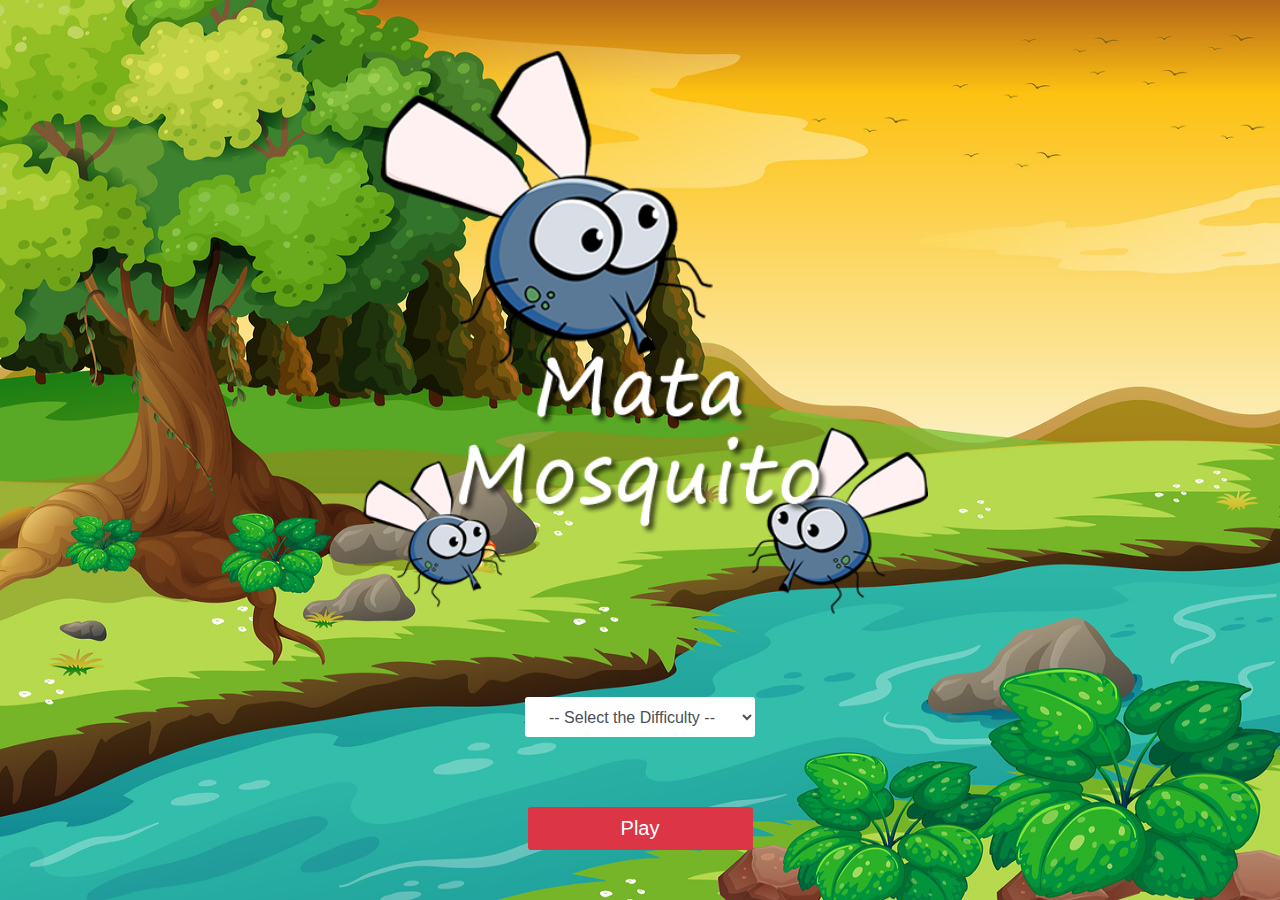
<file: index.html>
<!DOCTYPE html>
<html>

<head>
	<title></title>
	<meta charset="UTF-8" />
	<link rel="stylesheet" href="style.css" />
</head>

<body ondragstart="return false">

	<div id="index-container">

		<div id="index-image">
			<img src="imagens/game.png">
		</div>

		<div id="index-select">
			<select id="difficult">
				<option value="">-- Select the Difficulty --</option>
				<option value="normal">Normal</option>
				<option value="hard">Hard</option>
				<option value="chucknorris">Chuck Norris</option>
			</select>
		</div>

		<div id="index-button">
			<button type="button" id="start-button" onclick="start()">Play</button>
		</div>

	</div>

	<script>
		function start() {
			let difficult = document.getElementById('difficult')

			if (difficult.value === '') {
				alert('Select a difficulty to play')
				return false
			}

			window.location.href = `app.html?${difficult.value}`
		}
	</script>
</body>

</html>
</file>
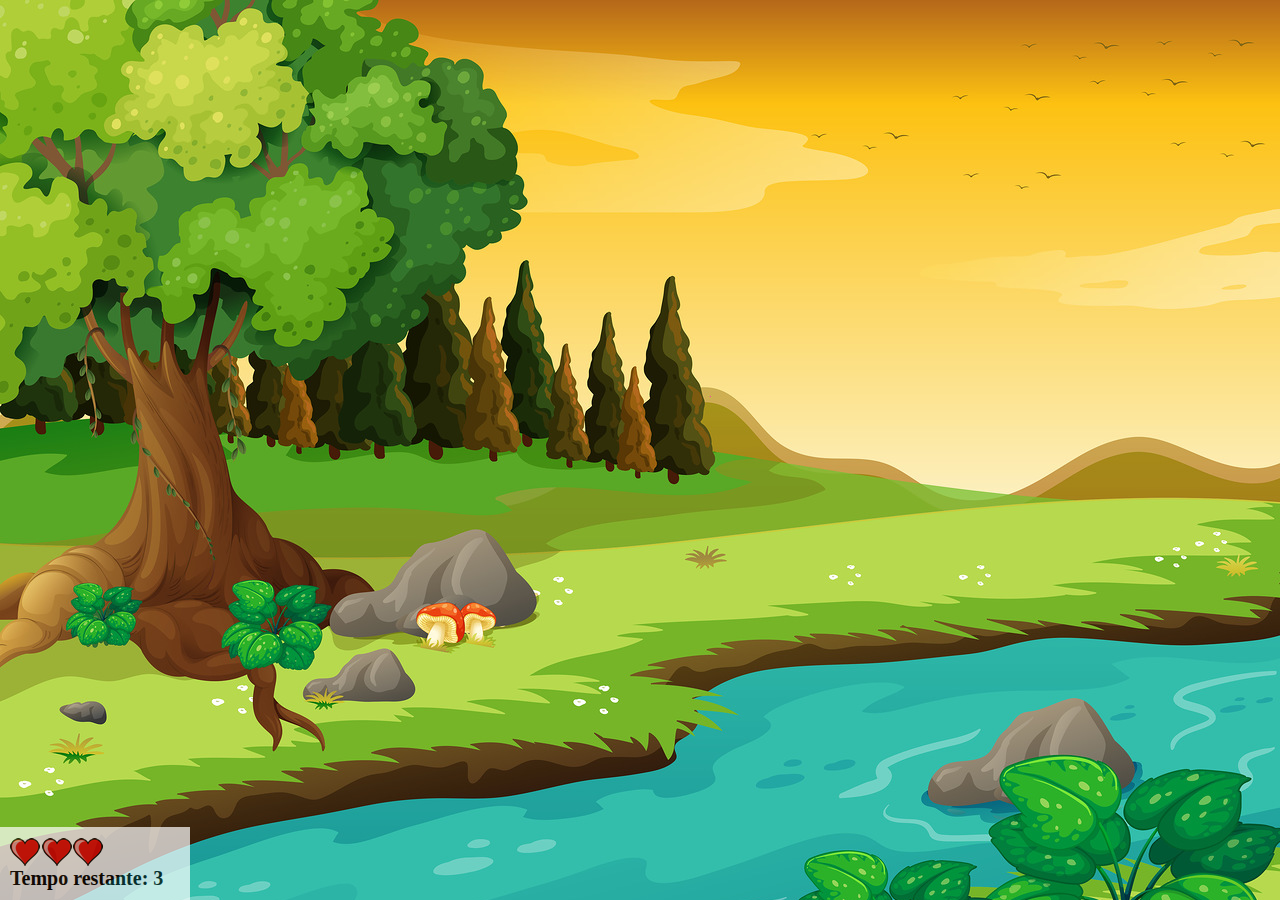
<file: app.html>
<!DOCTYPE html>
<html>

<head>
	<title>Mosquito Killer</title>
	<meta charset="UTF-8" />
	<meta http-equiv="X-UA-Compatible" content="IE=edge">
	<meta name="viewport" content="width=device-width, initial-scale=1.0">
	<link rel="stylesheet" href="style.css" />
</head>

<body onresize="stageResize()" ondragstart="return false">

	<div id="stage">

		<div id="panel">
			<div id="lives">
				<img id="v3" src="imagens/coracao_cheio.png" />
				<img id="v2" src="imagens/coracao_cheio.png" />
				<img id="v1" src="imagens/coracao_cheio.png" />
			</div>

			<div id="timer">Tempo restante: <span id="timer-counter"></span></div>
		</div>

	</div>

	<script src="game.js"></script>
</body>

</html>
</file>
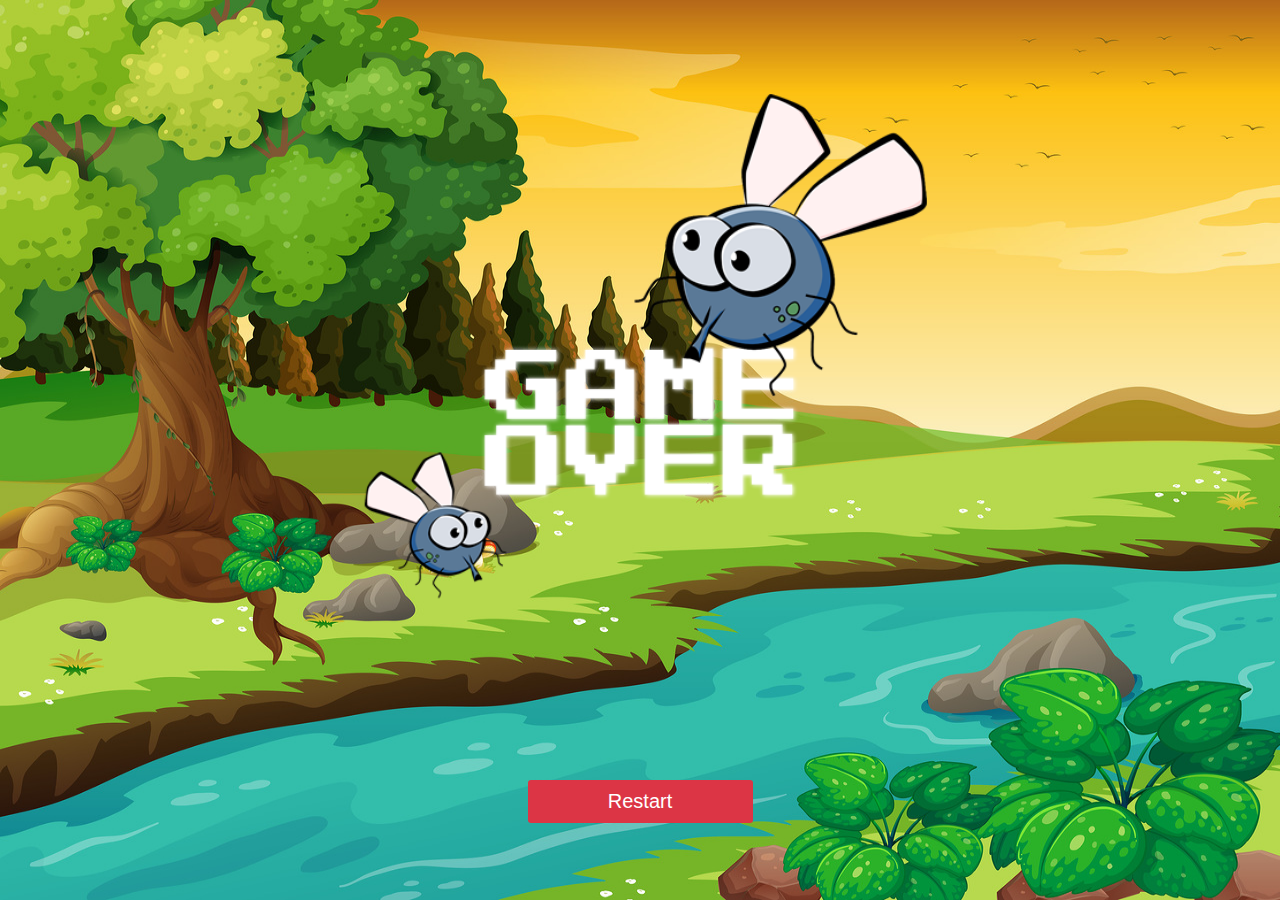
<file: lose.html>
<!DOCTYPE html>
<html>

<head>
	<title></title>
	<meta charset="UTF-8" />
	<link rel="stylesheet" href="style.css" />
</head>

<body>

	<div id="lose-container">

		<div id="lose-image">
			<img src="imagens/game_over.png" />
		</div>

		<div id="lose-button">
			<button type="button" onclick="window.location.href = 'index.html' ">Restart</button>
		</div>

	</div>

</body>

</html>
</file>
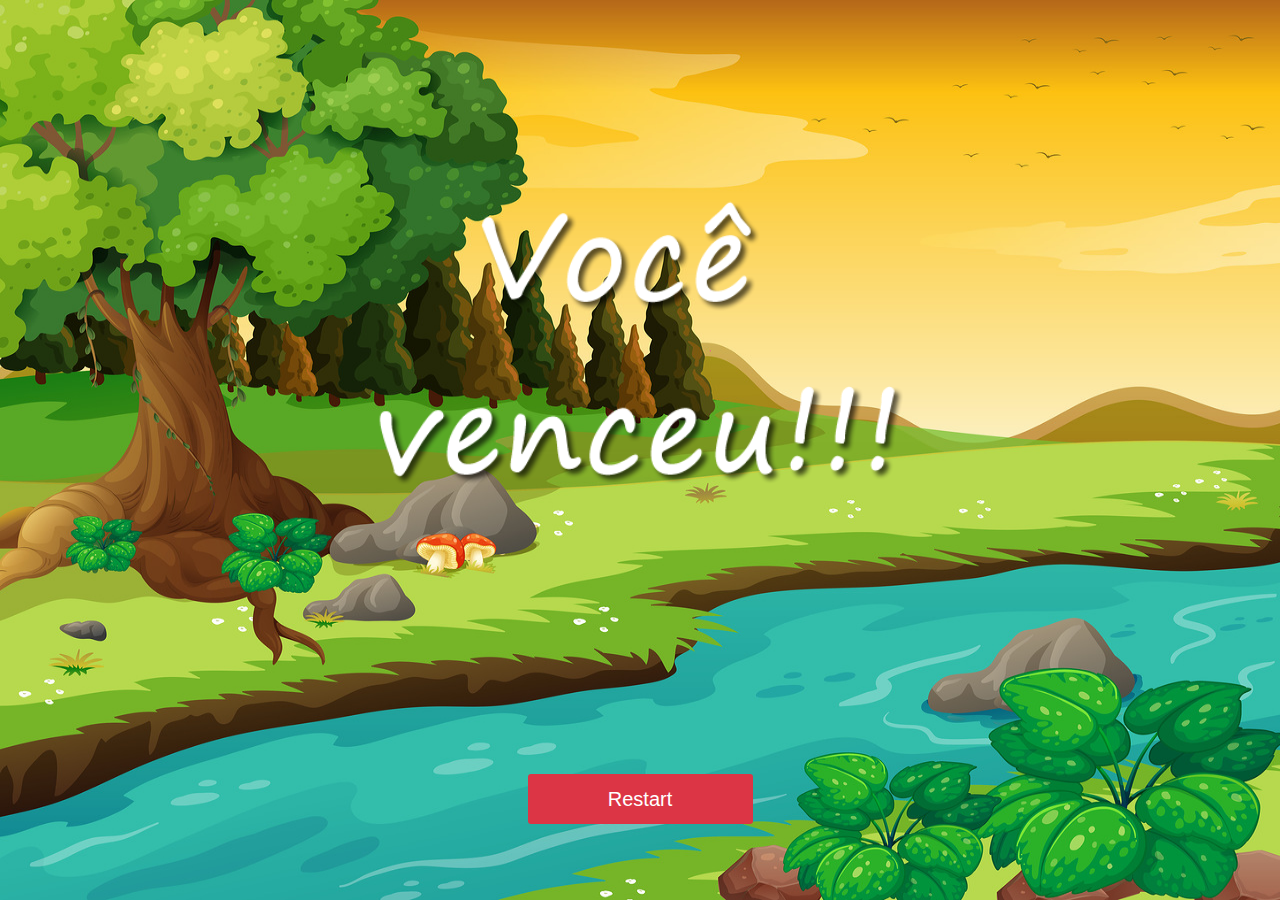
<file: win.html>
<!DOCTYPE html>
<html>

<head>
	<title></title>
	<meta charset="UTF-8" />

	<link rel="stylesheet" href="https://maxcdn.bootstrapcdn.com/bootstrap/4.0.0/css/bootstrap.min.css"
		integrity="sha384-Gn5384xqQ1aoWXA+058RXPxPg6fy4IWvTNh0E263XmFcJlSAwiGgFAW/dAiS6JXm" crossorigin="anonymous">

	<link rel="stylesheet" href="style.css" />
</head>

<body>

	<div id="win-container">

		<div id="win-image">
			<img src="imagens/vitoria.png" />
		</div>

		<div id="win-button">
			<button type="button" onclick="window.location.href = 'index.html' ">Restart</button>
		</div>
	</div>

</body>

</html>
</file>
<file: style.css>
* {
	padding: 0;
	margin: 0;
	box-sizing: border-box;
	user-select: none;
	-webkit-user-select: none;
    -moz-user-select: none;
    -ms-user-select: none;
}

html {
	font-size: 62.5%;
}
body {
	height: 100vh;
	width: 100vw;
	font-size: 62.5%;
}

#stage {
	height: 100%;
	width: 100%;
	background-image: url(imagens/bg.jpg);
	background-repeat: no-repeat;
}

.mosquito1 {
	width: 50px;
	height: 50px;
	cursor: pointer;
}

.mosquito2 {
	width: 70px;
	height: 70px;
	cursor: pointer;
}

.mosquito3 {
	width: 90px;
	height: 90px;
	cursor: pointer;
}

.A-side {
	transform: scaleX(1);
}

.B-side {
	transform: scaleX(-1);
}

#panel {
	position: absolute;
	width: 190px;
	padding: 10px;
	left: 0px;
	bottom: 0px;
	border-top:solid 1px #fff;
	background-color: #fff;
	opacity: 0.7
}

#lives {
	float: left;
}

#timer {
	float: left;
	font-size: 20px;
	font-weight: bold;
}



/*Pages*/
#index-container,
#lose-container,
#win-container {
    height: 100vh;
    width: 100vw;
	display: flex;
	align-items: center;
	justify-content: space-around;
	flex-direction: column;
	padding: 1.5rem 0;
	background-image: url(./imagens/bg.jpg);
	background-repeat: no-repeat;
	background-size: 100% 100%;
}

#index-image,
#lose-image,
#win-image {
	height: auto;
	width: auto;
}

#index-image img,
#lose-image img,
#win-image img {
	height: 64vh;
}

#index-button,
#lose-button,
#win-button {
	height: auto;
	width: auto;
}

#index-button button,
#lose-button button,
#win-button button {
	width: 22.5rem;
	padding: 1rem 0;

    font-size: 2rem;
	font-weight: 400;	
	text-align: center;
    white-space: nowrap;

	border: none;
    border-radius: .3rem;
	color: #fff;
    background-color: #dc3545;
	cursor: pointer;
}

#index-button button:focus,
#lose-button button:focus,
#lose-button button::after,
#win-button button:focus,
#win-button button::after {
	outline: none;
}

#index-button button:hover,
#lose-button button:hover,
#win-button button:hover {
	filter: brightness(1.1);
}


#index-select {
	height: auto;
	width: auto;
}

#difficult {
	height: 40px;
	width: 230px;
    padding: 0 2rem;
	
    font-size: 1.6rem;
    line-height: 1.5;

    color: #495057;
    background-color: #fff;
    background-clip: padding-box;

    border: none;
    border-radius: 3px;
	cursor: pointer;
}
#difficult::after,
#difficult:focus {
	outline: none;
}
</file>
